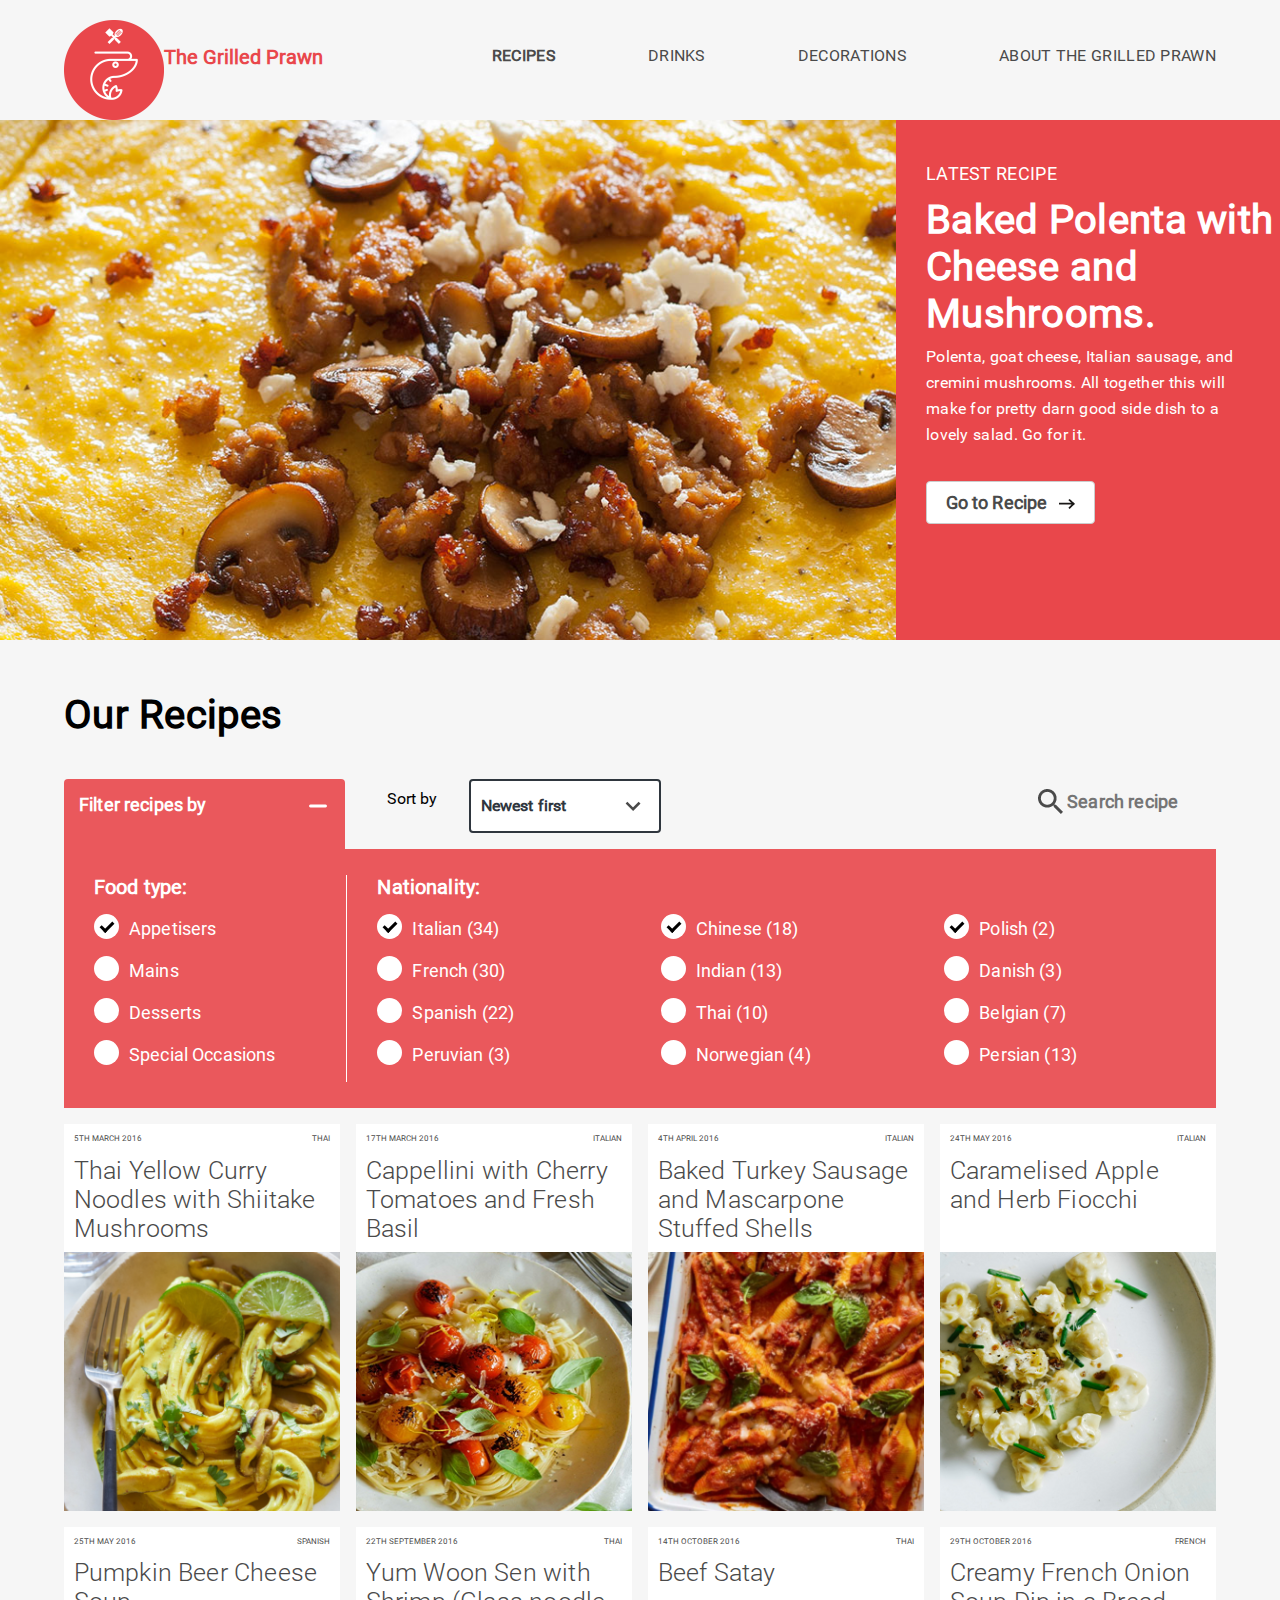
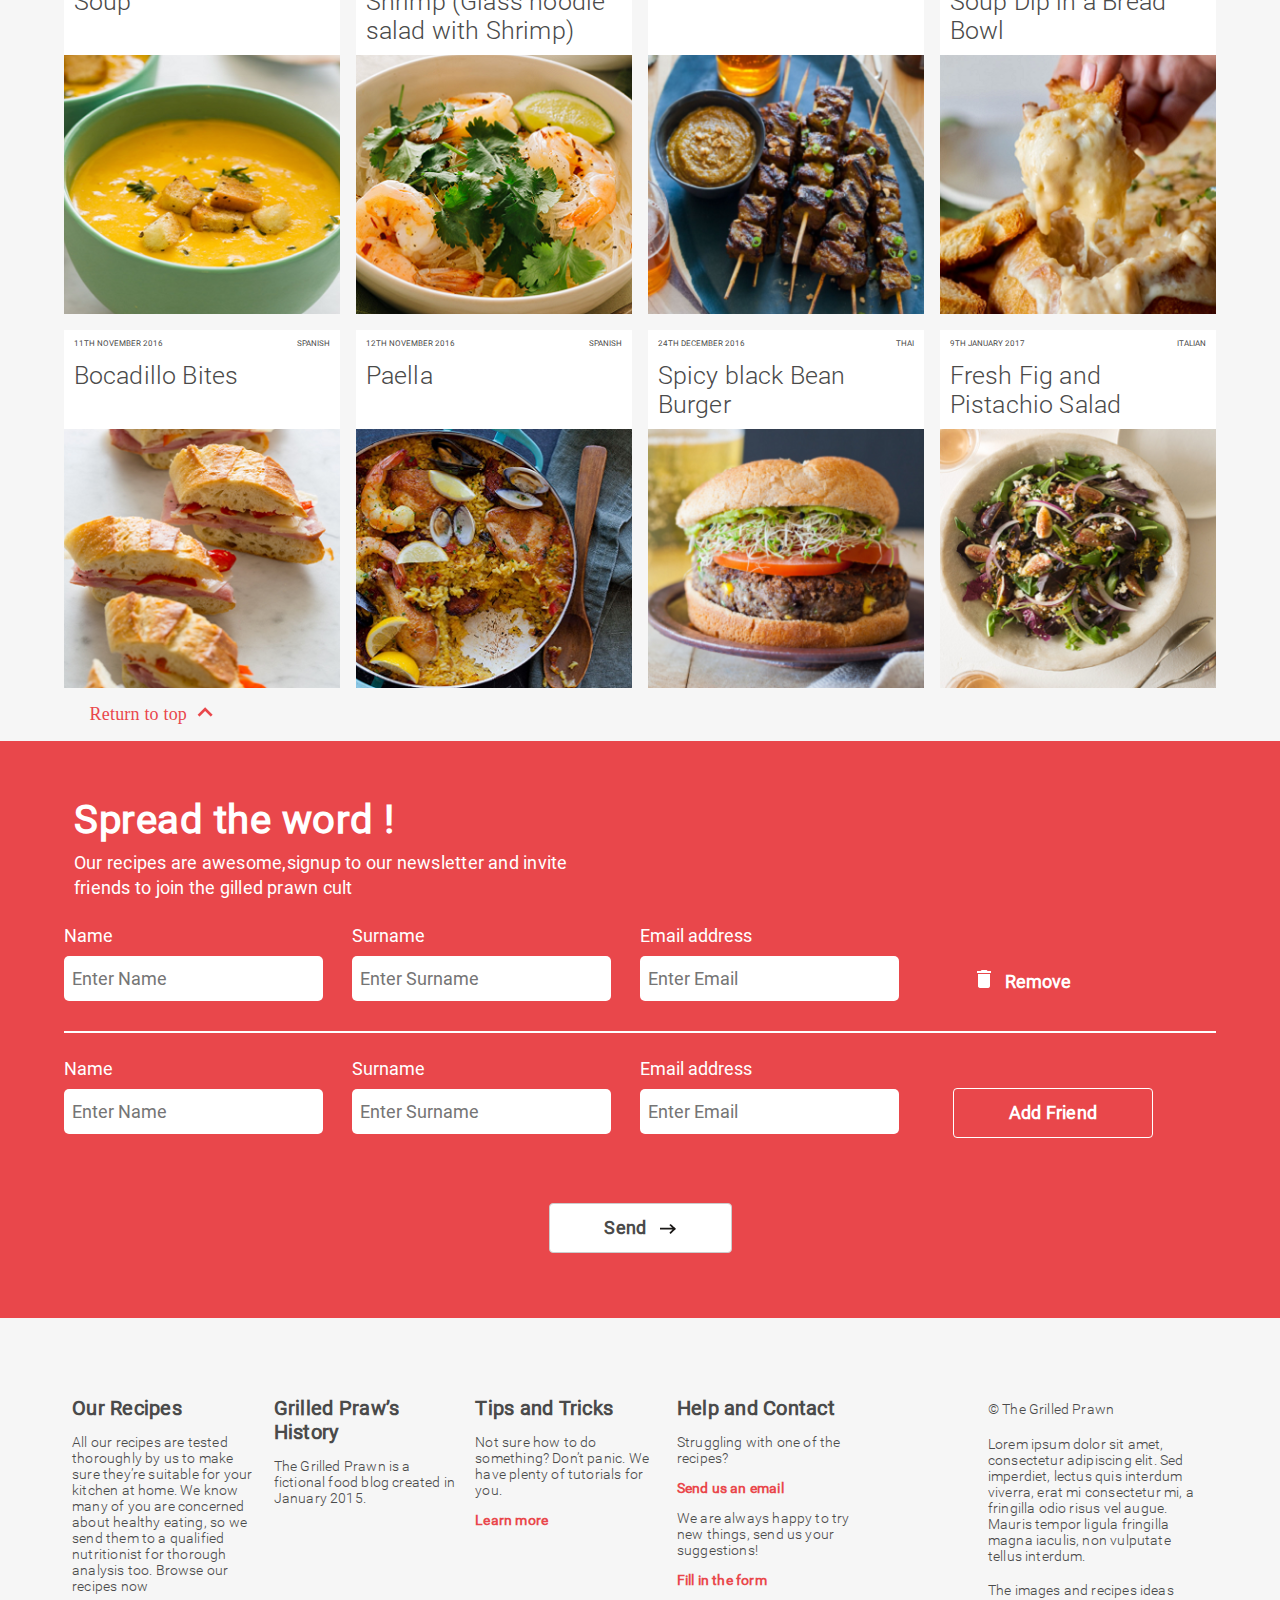
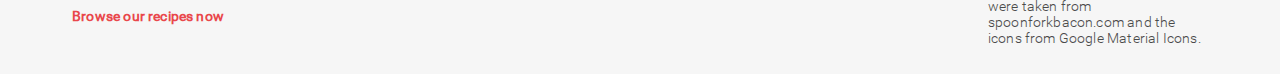
<file: index.html>
<!DOCTYPE html>
<html lang="en">
   <head>
      <meta charset="utf-8">
      <meta http-equiv="X-UA-Compatible" content="IE=edge">
      <title>The Grilled Prawn
      </title>
      <meta name="description" content="">
      <meta name="viewport" content="width=device-width, initial-scale=1">
      <link rel="stylesheet" type="text/css" href="css/style.css">
   </head>
   <body>
      <!-- navigation starts -->
      <header class="navigation">
         <nav class="navigation__navbar">
            <div class="navigation__logo">
                  <img src="images/Bitmap.png" alt="The Grilled Prawn" class="navigation__logoimg">
                  <span class="navigation__heading"> The Grilled Prawn
                  </span>
            </div>
            <ul class="navigation__ul" id="nav" >
               <li class="navigation__li">
                  <a class="navigation__link active">RECIPES
                  </a>
               </li>
               <li class="navigation__li">
                  <a class="navigation__link">DRINKS
                  </a>
               </li>
               <li class="navigation__li">
                  <a class="navigation__link">DECORATIONS
                  </a>
               </li>
               <li class="navigation__li mar--0 ">
                  <a class="navigation__link border--0">ABOUT THE GRILLED PRAWN
                  </a>
               </li>
               <li class="navigation__toggle">
                  <a class="navigation__toggleicon" onclick="navigation()">☰
                  </a>
            </ul>
         </nav>
      </header>
      <!-- navigation ends -->
      <!-- header banner starts  -->
      <div class="header">
         <div class="header__left ">
            <img src="images/bakled-polenta-with-italian-sausage.png" alt="The Grilled Prawn" class="header__bannerimg">
         </div>
         <div class="header__right">
            <h3 class="header__h3">LATEST RECIPE
            </h3>
            <h1 class="header__h1">Baked Polenta with Cheese and Mushrooms.
            </h1>
            <p class="header__p">Polenta, goat cheese, Italian sausage, and cremini mushrooms. All together this will
               make for pretty darn good side dish to a lovely salad. Go for it.
            </p>
            <button class="btn--1 header__btn ">
            Go to Recipe
            <img src="images/right-arrow.png" alt="Go To Recipe"
               class="header__rightarrow">
            </button>
         </div>
      </div>
      <!-- header banner ends  -->
      <!-- Recipe Accordion starts-->
      <div class="accordion">
         <h1 class="accordion__heading">Our Recipes
         </h1>
         <div class="accordion__filter">
            <div class="accordion__col7">
               <div class="accordion__sortby">
                  <span class="accordion__sorttxt">Sort by
                  </span>
                  <select class="accordion__sortbtn" id = "accordion__sortbtn">
                     <option value = "1">Newest first
                     </option>
                     <option value = "2">Oldest first
                     </option>
                  </select>
               </div>
               <div class="accordion__search">
                  <img src="images/search-button.png" class="accordion__searchicon" alt="Search">
                  <input class="accordion__searchtxt" placeholder="Search recipe" size="12" />
               </div>
            </div>
            <div class="accordion__toggle">
               <button class="accordion__togglebtn" id="accordion__togglebtn" onclick="toggleAccordion()">Filter recipes by 
               <img src="images/minus-icon.png" alt="Filter Dropdown"
                  class="accordion__toggleimg" id="accordion__toggleimg">
               </button>
            </div>
         </div>
         <div class="accordion__list" id="filter-accordion-list">
            <div class="accordion__col3 border--right1">
               <h3 class="accordion__h3">Food type:
               </h3>
               <label for="lbl-Appetisers" class="accordion__lbl">Appetisers
               <input id="lbl-Appetisers" class="accordion__chkbox" type="checkbox" checked="checked">
               <span class="accordion__chkmark">
               </span>
               </label>
               <label for="lbl-Mains" class="accordion__lbl">Mains
               <input id="lbl-Mains" class="accordion__chkbox" type="checkbox">
               <span class="accordion__chkmark">
               </span>
               </label>
               <label for="lbl-Desserts" class="accordion__lbl">Desserts
               <input id="lbl-Desserts" class="accordion__chkbox" type="checkbox">
               <span class="accordion__chkmark">
               </span>
               </label>
               <label for="lbl-Special" class="accordion__lbl">Special Occasions
               <input id="lbl-Special" class="accordion__chkbox" type="checkbox">
               <span class="accordion__chkmark">
               </span>
               </label> 
            </div>
            <div class="accordion__col3">
               <h3 class="accordion__h3"> Nationality:
               </h3>
               <label class="accordion__lbl"> Italian (34)
               <input class="accordion__chkbox" type="checkbox" checked="checked">
               <span class="accordion__chkmark">
               </span>
               </label>
               <label class="accordion__lbl"> French (30)
               <input class="accordion__chkbox" type="checkbox">
               <span class="accordion__chkmark">
               </span>
               </label>
               <label class="accordion__lbl">
               Spanish (22)
               <input class="accordion__chkbox" type="checkbox">
               <span class="accordion__chkmark">
               </span>
               </label>
               <label class="accordion__lbl">Peruvian (3)
               <input class="accordion__chkbox" type="checkbox">
               <span class="accordion__chkmark">
               </span>
               </label>
            </div>
            <div class="accordion__col3">
               <h3 class="accordion__h3 hidden">Food type:
               </h3>
               <label class="accordion__lbl"> Chinese (18)
               <input class="accordion__chkbox" type="checkbox" checked="checked">
               <span class="accordion__chkmark">
               </span>
               </label>
               <label class="accordion__lbl">Indian (13)
               <input class="accordion__chkbox" type="checkbox">
               <span class="accordion__chkmark">
               </span>
               </label>
               <label class="accordion__lbl">Thai (10)
               <input class="accordion__chkbox" type="checkbox">
               <span class="accordion__chkmark">
               </span>
               </label>
               <label class="accordion__lbl">Norwegian (4)
               <input class="accordion__chkbox" type="checkbox">
               <span class="accordion__chkmark">
               </span>
               </label>
            </div>
            <div class=" accordion__col3">
               <h3 class="accordion__h3 hidden">Food type:
               </h3>
               <label class="accordion__lbl">Polish (2)
               <input class="accordion__chkbox" type="checkbox" checked="checked">
               <span class="accordion__chkmark">
               </span>
               </label>
               <label class="accordion__lbl"> Danish (3)
               <input class="accordion__chkbox" type="checkbox">
               <span class="accordion__chkmark">
               </span>
               </label>
               <label class="accordion__lbl">Belgian (7)
               <input class="accordion__chkbox" type="checkbox">
               <span class="accordion__chkmark">
               </span>
               </label>
               <label class="accordion__lbl"> Persian (13)
               <input class="accordion__chkbox" type="checkbox">
               <span class="accordion__chkmark">
               </span>
               </label>
            </div>
         </div>
      </div>
      <!-- Recipe Accordion ends-->
      <!-- Recipe Grid starts-->
      <div class="recipe">
         <div class="recipe__card">
            <div class="recipe__upper">
               <span class="recipe__date">5TH MARCH 2016 <span class="recipe__place">THAI
               </span>
               </span>
               <p class="recipe__content">Thai Yellow Curry Noodles with Shiitake Mushrooms
               </p>
            </div>
            <img class="recipe__image" src="images/recipe1.png" alt="Recipe">
         </div>
         <div class="recipe__card">
            <div class="recipe__upper">
               <span class="recipe__date">17TH MARCH 2016   <span class="recipe__place">ITALIAN
               </span>
               </span>
               <p class="recipe__content">Cappellini with Cherry Tomatoes and Fresh Basil
               </p>
            </div>
            <img class="recipe__image" src="images/recipe2.png" alt="Recipe">
         </div>
         <div class="recipe__card">
            <div class="recipe__upper">
               <span class="recipe__date">4TH APRIL 2016 <span class="recipe__place">ITALIAN
               </span>
               </span>
               <p class="recipe__content">Baked Turkey Sausage and Mascarpone Stuffed Shells
               </p>
            </div>
            <img class="recipe__image" src="images/recipe3.png" alt="Recipe">
         </div>
         <div class="recipe__card">
            <div class="recipe__upper">
               <span class="recipe__date">24TH MAY 2016  <span class="recipe__place">ITALIAN
               </span>
               </span>
               <p class="recipe__content">Caramelised Apple and Herb Fiocchi
               </p>
            </div>
            <img class="recipe__image" src="images/recipe4.png" alt="Recipe">
         </div>
         <div class="recipe__card">
            <div class="recipe__upper">
               <span class="recipe__date">25TH MAY 2016 <span class="recipe__place">SPANISH
               </span>
               </span>
               <p class="recipe__content">Pumpkin Beer Cheese Soup
               </p>
            </div>
            <img class="recipe__image" src="images/recipe5.png" alt="Recipe">
         </div>
         <div class="recipe__card">
            <div class="recipe__upper">
               <span class="recipe__date">22TH SEPTEMBER 2016 <span class="recipe__place">THAI
               </span>
               </span>
               <p class="recipe__content">Yum Woon Sen with Shrimp (Glass noodle salad with Shrimp)
               </p>
            </div>
            <img class="recipe__image" src="images/recipe6.png" alt="Recipe">
         </div>
         <div class="recipe__card">
            <div class="recipe__upper">
               <span class="recipe__date">14TH OCTOBER 2016  <span class="recipe__place">THAI
               </span>
               </span>
               <p class="recipe__content">Beef Satay
               </p>
            </div>
            <img class="recipe__image" src="images/recipe7.png" alt="Recipe">
         </div>
         <div class="recipe__card">
            <div class="recipe__upper">
               <span class="recipe__date">29TH OCTOBER 2016  <span class="recipe__place">FRENCH
               </span>
               </span>
               <p class="recipe__content">Creamy French Onion Soup Dip in a Bread Bowl
               </p>
            </div>
            <img class="recipe__image" src="images/recipe8.png" alt="Recipe">
         </div>
         <div class="recipe__card">
            <div class="recipe__upper">
               <span class="recipe__date">11TH NOVEMBER 2016 <span class="recipe__place">SPANISH
               </span>
               </span>
               <p class="recipe__content">Bocadillo Bites
               </p>
            </div>
            <img class="recipe__image" src="images/recipe9.png" alt="Recipe">
         </div>
         <div class="recipe__card">
            <div class="recipe__upper">
               <span class="recipe__date">12TH NOVEMBER 2016  <span class="recipe__place">SPANISH
               </span>
               </span>
               <p class="recipe__content">Paella
               </p>
            </div>
            <img class="recipe__image" src="images/recipe10.png" alt="Recipe">
         </div>
         <div class="recipe__card">
            <div class="recipe__upper">
               <span class="recipe__date">24TH DECEMBER 2016 <span class="recipe__place">THAI
               </span>
               </span>
               <p class="recipe__content">Spicy black Bean Burger
               </p>
            </div>
            <img class="recipe__image" src="images/recipe11.png" alt="Recipe">
         </div>
         <div class="recipe__card">
            <div class="recipe__upper">
               <span class="recipe__date">9TH JANUARY 2017 <span class="recipe__place">ITALIAN
               </span>
               </span>
               <p class="recipe__content">Fresh Fig and Pistachio Salad
               </p>
            </div>
            <img class="recipe__image" src="images/recipe12.png" alt="Recipe">
         </div>
         <a href="#" onclick="returntop()">
            <div class="recipe__topnav">
               <p class="recipe__p">Return to top
               </p>
               <img class="recipe__navimg" src="images/up-arrow.png" alt="up-arrow" />
            </div>
         </a>
      </div>
      <!-- Recipe Grid ends-->
      <!-- Newsletter starts -->
      <div class="newsletter">
         <div class="newsletter__content">
            <div class="newsletter__header">
               <h1 class="newsletter__h1">Spread the word !
               </h1>
               <p class="newsletter__p">Our recipes are awesome,signup to our newsletter and invite friends to join
                  the gilled
                  prawn cult
               </p>
            </div>
            <div class="newsletter__fields">
               <div id="newsletter__record">
               </div>
               <div class="newsletter__element">
                  <label for="newsletter__name" class="newsletter__lbl">Name
                  </label>
                  <input id="newsletter__name" class="newsletter__input" type="text" name="newsletter__name" placeholder="Enter Name">
               </div>
               <div class="newsletter__element">
                  <label for="newsletter__surname" class="newsletter__lbl">Surname
                  </label>
                  <input id="newsletter__surname" class="newsletter__input" type="text" name="newsletter__surname" placeholder="Enter Surname">
               </div>
               <div class="newsletter__element">
                  <label for="newsletter__email" class="newsletter__lbl">Email address 
                  </label>
                  <input id="newsletter__email" class="newsletter__input"  type="text" name="newsletter__email" placeholder="Enter Email">
               </div>
               <div class="newsletter__element" onclick="deleteNewsList(this)" id="delete">
                  <button class="newsletter__delete">
                  <img class="newsletter__imgdel" src="images/delete.png" alt="Delete" />Remove
                  </button>
               </div>
               <hr class="newsletter__hr">
               <form id="newsletter__form">
                  <div class="newsletter__element" >
                     <label for="name" class="newsletter__lbl">Name
                     </label>
                     <input class="newsletter__input" type="text" id="name" name="name" required data-required-message="Name is required."  placeholder="Enter Name">
                  </div>
                  <div class="newsletter__element">
                     <label for="surname" class="newsletter__lbl">Surname
                     </label>
                     <input class="newsletter__input" type="text" id="surname" name="surname" required data-required-message="SurName is required." placeholder="Enter Surname">
                  </div>
                  <div class="newsletter__element">
                     <label for="email" class="newsletter__lbl">Email address 
                     </label>
                     <input class="newsletter__input" type="email" id="email" name="email" required data-required-message="Email is required." data-type-message="Enter a valid email address." placeholder="Enter Email">
                  </div>
                  <div class="newsletter__element">
                     <button class="btn--1 newsletter__addbtn" type="submit" >Add Friend 
                     </button>
                  </div>
                  <div class="newsletter__align">
                     <button class="btn--1 newsletter__sendbtn" id="newsletter__send" onclick="sendNewsList(document.getElementById('name').value,document.getElementById('surname').value,document.getElementById('email').value)" >Send 
                     <img class="newsletter__sendimg" src="images/right-arrow.png" alt="Right Arrow" />
                     </button>
                  </div>
               </form>
               <div id="newsletter__msg" class="newsletter__msg">More than 5 Friends are not allowed 
               </div>
            </div>
         </div>
      </div>
      <!-- Newsletter ends -->
      <!-- footer starts -->
      <footer class="footer">
         <div class="footer__history">
            <div class="footer__col3 padding--1">
               <h3 class="footer__h3">Our Recipes
               </h3>
               <p class="footer__para">All our recipes are tested thoroughly by us to make sure they’re suitable for your kitchen
                  at home. We know many of you are concerned about healthy eating, so we send them to a
                  qualified nutritionist for thorough analysis too.
                  Browse our recipes now
               </p>
               <p class="footer__parared">Browse our recipes now
               </p>
               <hr class="footer__hr">
            </div>
            <div class="footer__col3 padding--1">
               <h3 class="footer__h3">Grilled Praw’s History
               </h3>
               <p class="footer__para">The Grilled Prawn is a fictional food blog created in January 2015.
               </p>
               <hr class="footer__hr">
            </div>
            <div class="footer__col3 padding--1">
               <h3 class="footer__h3">Tips and Tricks
               </h3>
               <p class="footer__para">Not sure how to do something? Don’t panic. We have plenty of tutorials for you.
               </p>
               <p class="footer__parared">Learn more
               </p>
               <hr class="footer__hr">
            </div>
            <div class="footer__col3 padding--1">
               <h3 class="footer__h3">Help and Contact
               </h3>
               <p class="footer__para">
                  Struggling with one of the recipes?
               </p>
               <p class="footer__parared"> Send us an email
               </p>
               <p class="footer__para">We are always happy to try new things, send us your suggestions!
               </p>
               <p class="footer__parared">Fill in the form
               </p>
               <hr class="footer__hr">
            </div>
         </div>
         <div class="footer__right padding--1">
            <p class="footer__para padding--1">
               © The Grilled Prawn 
            <p>
            <p class="footer__para padding--1">
               Lorem ipsum dolor sit amet, consectetur adipiscing elit. Sed imperdiet, lectus quis interdum
               viverra, erat mi consectetur mi, a fringilla odio risus vel augue. Mauris tempor ligula
               fringilla magna iaculis, non vulputate tellus interdum.
            </p>
            <p class="footer__para padding--1">
               The images and recipes ideas were taken from spoonforkbacon.com and the icons from Google
               Material Icons.
            </p>
         </div>
      </footer>
      <!-- footer ends -->
      <script src="js/app.js"></script>
   </body>
</html>
</file>
<file: css/style.css>
/* 
*  TOC:
*  01. webfonts and iconfonts import statements
*  02. common and reusable theme styles
*  03. navigation styles
*  04. header banner styles
*  05. Recipe styles
*  06. Recipe grid styles
*  07. NewsLetter styles
*  08. footer Styles
*
*/
/*  01. webfonts and iconfonts  */
@font-face {font-family: 'Roboto';src:url('fonts/Roboto-Thin.eot');src: url('fonts/Roboto-Thin.eot?#iefix') format('embedded-opentype'),url('fonts/Roboto-Thin.woff2') format('woff2'),url('fonts/Roboto-Thin.woff') format('woff'),url('fonts/Roboto-Thin.ttf') format('truetype'),url('fonts/Roboto-Thin.svg#Roboto') format('svg');font-weight: 100;font-style: normal;}
@font-face {font-family: 'Roboto-Thin';src:  url('fonts/Roboto-Thin.eot');src:  url('fonts/Roboto-Thin.eot?#iefix')format('embedded-opentype'),url('fonts/Roboto-Thin.woff2') format('woff2'),url('fonts/Roboto-Thin.woff') format('woff'),url('fonts/Roboto-Thin.ttf') format('truetype'),url('fonts/Roboto-Thin.svg#Roboto') format('svg');} 
@font-face {font-family: 'Roboto';src:  url('fonts/Roboto-ThinItalic.eot');src:  url('fonts/Roboto-ThinItalic.eot?#iefix') format('embedded-opentype'),url('fonts/Roboto-ThinItalic.woff2') format('woff2'),url('fonts/Roboto-ThinItalic.woff') format('woff'),url('fonts/Roboto-ThinItalic.ttf') format('truetype'),url('fonts/Roboto-ThinItalic.svg#Roboto') format('svg');font-weight: 100;font-style: italic;}
@font-face {font-family: 'Roboto-ThinItalic';src:  url('fonts/Roboto-ThinItalic.eot');src:url('fonts/Roboto-ThinItalic.eot?#iefix') format('embedded-opentype'),url('fonts/Roboto-ThinItalic.woff2') format('woff2'),url('fonts/Roboto-ThinItalic.woff') format('woff'),url('fonts/Roboto-ThinItalic.ttf') format('truetype'),url('fonts/Roboto-ThinItalic.svg#Roboto') format('svg');}
@font-face {font-family: 'Roboto';src:url('fonts/Roboto-Light.eot');src:url('fonts/Roboto-Light.eot?#iefix') format('embedded-opentype'),url('fonts/Roboto-Light.woff2') format('woff2'),url('fonts/Roboto-Light.woff') format('woff'),url('fonts/Roboto-Light.ttf') format('truetype'),url('fonts/Roboto-Light.svg#Roboto') format('svg');font-weight: 300;font-style: normal;}
@font-face {font-family: 'Roboto-Light';src:  url('fonts/Roboto-Light.eot');src:url('fonts/Roboto-Light.eot?#iefix') format('embedded-opentype'),url('fonts/Roboto-Light.woff2') format('woff2'),url('fonts/Roboto-Light.woff') format('woff'),url('fonts/Roboto-Light.ttf') format('truetype'),url('fonts/Roboto-Light.svg#Roboto') format('svg');}
@font-face {font-family: 'Roboto';src:  url('fonts/Roboto-LightItalic.eot');src:  url('fonts/Roboto-LightItalic.eot?#iefix') format('embedded-opentype'),url('fonts/Roboto-LightItalic.woff2') format('woff2'),url('fonts/Roboto-LightItalic.woff') format('woff'),url('fonts/Roboto-LightItalic.ttf') format('truetype'),
url('fonts/Roboto-LightItalic.svg#Roboto') format('svg');font-weight:300;font-style: italic;}
@font-face {font-family: 'Roboto-LightItalic';src:  url('fonts/Roboto-LightItalic.eot');src:  url('fonts/Roboto-LightItalic.eot?#iefix')format('embedded-opentype'),url('fonts/Roboto-LightItalic.woff2') format('woff2'),url('fonts/Roboto-LightItalic.woff') format('woff'),url('fonts/Roboto-LightItalic.ttf') format('truetype'),url('fonts/Roboto-LightItalic.svg#Roboto')format('svg');}
@font-face {font-family: 'Roboto';src:  url('fonts/Roboto-Regular.eot');
src:  url('fonts/Roboto-Regular.eot?#iefix') format('embedded-opentype'),url('fonts/Roboto-Regular.woff2') format('woff2'),url('fonts/Roboto-Regular.woff') format('woff'),url('fonts/Roboto-Regular.ttf') format('truetype'),url('fonts/Roboto-Regular.svg#Roboto') format('svg');font-weight: 400;font-style: normal;}
@font-face {font-family: 'Roboto-Medium';src:url('fonts/Roboto-Medium.eot');src: url('fonts/Roboto-Medium.eot?#iefix') format('embedded-opentype'),url('fonts/Roboto-Medium.woff2') format('woff2'),url('fonts/Roboto-Medium.woff') format('woff'),url('fonts/Roboto-Thin.ttf') format('truetype'),url('fonts/Roboto-Medium.svg#Roboto') format('svg');font-weight: 100;font-style: normal;}
/*   02. common and reusable theme styles */
* {margin: 0px;padding: 0px;box-sizing: border-box;font-family:'Roboto'}
body {overflow-x: hidden;width: 100%;background-color: #f6f6f6}
.btn--1 {width: 200px;padding: 10px 0; border-radius: 5px;text-align: center;letter-spacing: 5px;cursor: pointer;outline: none;font-weight: bold;font-size: 18px;border: 1px solid #ccc}
.invalid {border:3px solid red;color: white}
.error {color: #ddd}
.header, .recipe, .newsletter, .footer, .accordion, .navigation, .navigation__navbar--responsive{clear:both}
.padding--1 {padding: 1%}
.active{font-weight: 700}
.hidden{visibility: hidden}
.border--right1{border-right: 1px solid white;}
.border--0{border-bottom: none}
/*  03. Navigation styles */
.navigation__toggle{display:none}
.navigation {margin: 0 auto;width:90%} 
.navigation__logo{position:relative}
.navigation__logoimg {max-width: 100%;height: auto !important;float: left;margin-top: 1.75%;z-index: 501;}
.navigation__heading {position:absolute;float:right;color: #E9474B;font-size: 20px;margin-top:45px;font-weight: 700;}
.navigation__ul {float: right;margin: 4% 0 0 0;}
.navigation__li {display: inline-block;margin-right: 88px;}
.navigation__link {color: #4A4A4A;text-decoration: none;text-transform: uppercase;font-size: 16px;cursor: pointer;font-family: 'Roboto';letter-spacing: 0.3px;}
.navigation__toggleicon{font-size:15px;}
.mar--0{margin-right:0;}
/*  04. Header Banner Styles */
.header {width: 100%;float:left;position: relative}
.header__rightarrow { position: relative;padding-left: 8px;}
.header__bannerimg{float:left;max-width:100% !important;height:520px;display:block;}
.header__right {float: left;width: 30%;height: 100%;padding-left:30px;background-color: #e9474b;position: absolute;right:0}
.header__btn {width: 169px;border-radius: 4px;background-color: #ffffff;color: #4a4a4a;font-family: Roboto;font-size: 18px;font-weight: 700; letter-spacing: 0.13px;}
.header__h1 {padding: 12px 0 7px 0;color: #fff;font-size: 40px;font-weight: 700;letter-spacing: 0.3px;}
.header__h3 {padding: 43px 0 0 0 ;color: #fff;font-size: 18px;font-weight: 400;font-family: 'Roboto';letter-spacing: 0.3px;}
.header__p {color: #ffffff;font-family: 'Roboto';font-weight: 400;line-height: 26px;letter-spacing: 0.3px;font-size: 16px;padding: 0 23px 33px 0;}
/*  05. Accordion styles */
.accordion__col7 {width: 72%;float: right}
.accordion{width: 90%;margin:0 auto;overflow:hidden}
.accordion__filter{position: relative;}
.accordion__heading {margin: 51px 0 41px 0;font-size: 40px;font-weight: 700;letter-spacing: 0.3px;}
.accordion__list  {width :100%;padding: 26px 0 26px 0;float: left;background:rgba(233, 71, 75, 0.9)}
.accordion__togglebtn {position:relative;width: 87%;border-radius: 4px 4px 0 0;background-color: rgba(233, 71, 75, 0.9);color: #fff;border: 0px;padding: 15px 111px 34px 15px;font-size: 18px;font-weight: 700;letter-spacing: 0.14px; font-family: 'Roboto', sans-serif;text-align: left}
.accordion__toggleimg{ position: absolute;right:15px;}
.accordion__toggle {width: 28%;float: left;}
.accordion__sorttxt{float:left;margin: 10px 10px 0px 0;letter-spacing: 0.14px;}
.accordion__sortbtn {background:url('../images/down-arrow.png') no-repeat 90% 50% #fff; position:relative;float: left;color: #2f363e;font-size: 16px;font-weight: 700;letter-spacing: 0.14px;margin: 0px 0px 0px 21px;padding: 15px 0px 16px 10px;width: 100%;border-radius: 4px;border: 2px solid #2f363e;background-color: #ffffff; height:auto;max-width: 192px;}
.accordion__sortbtn::-ms-expand {	display: none; }
.accordion__sortbtn{-webkit-appearance: none;appearance: none;}
.accordion__sortimg{position: absolute;top:19px;right:18px}
.accordion__search {float : right; padding-top:10px}
.accordion__searchicon {position: relative;width: 25px; }
.accordion__lbl {display: block; position: relative;padding-left: 35px;margin-bottom: 12px;cursor: pointer;font-size: 18px;-webkit-user-select: none;-moz-user-select: none;-ms-user-select: none;user-select: none;color: #fff;-webkit-user-select: none;-moz-user-select: none;-ms-user-select: none;user-select: none;line-height: 30px;letter-spacing: 0.14px;}
.accordion__h3 {color: #fff;font-family: 'Roboto';font-size : 20px;font-weight: 700;letter-spacing: 0.15px;margin-bottom: 15px}
.accordion__chkbox{position: absolute;opacity: 0;cursor: pointer;}
.accordion__chkmark {position: absolute;top: 0;left: 0;height: 25px;width: 25px;background-color: #fff;border-radius: 50%;}
.accordion__chkbox :checked ~ .accordion__chkmark {background-color: #fff;}
.accordion__chkmark:after {content:"";position: absolute;display: none;}
.accordion__chkbox:checked ~ .accordion__chkmark:after {display: block;}
.accordion__lbl .accordion__chkmark:after {left: 9px;top: 5px;width: 5px;height: 10px;border: solid #000;border-width: 0 3px 3px 0;-webkit-transform: rotate(45deg);-ms-transform: rotate(45deg);transform: rotate(45deg)}
.accordion__searchtxt{border:none;font-size: 18px;font-weight: 700;letter-spacing: 0.18px;background:transparent;vertical-align:super}
.accordion__col3{width: 22%;float: left;margin-left: 30px;}
/*  06. Recipe Grid Styles */
.recipe__dateplace{position: relative;}
.recipe__image {max-width: 100%;height: auto;}
.recipe__card { display: flex;-webkit-box-orient: vertical;-webkit-box-direction: normal;-ms-flex-direction: column;flex-direction: column;position: relative;}
.recipe {display: grid;grid-template-columns: repeat(auto-fill, minmax(250px, 1fr));width:90%;margin:0 auto;padding: 1rem 0 1rem 0;grid-gap: 1rem;grid-auto-rows: auto;}
.recipe__upper {padding: 0.75vw;  background: #ffffff;  display: flex;-webkit-box-orient: vertical;-webkit-box-direction: normal;-ms-flex-direction: column;flex-direction: column;-webkit-box-flex: 1;-ms-flex: 1;flex: 1;	}
.recipe__date {font-size: 0.5rem;color:#4A4A4A; float: left;}
.recipe__place {font-size: 0.5rem;color:#4A4A4A; float:right;}
.recipe__content {margin-top: 1vw;color: #4a4a4a;font-family: 'Roboto';font-size: 1.563rem;font-weight: 300;letter-spacing: 0.19px;}
.recipe__topnav{margin-left:2vw}
.recipe__p{color: #e9474b;font-family: "Roboto Medium";font-size: 18px;font-weight: 500;letter-spacing: 0.19px;float:left}
.recipe__navimg{float:left;padding:1.5% 0 0 4%}
/*  07. Newsletter Styles */
.newsletter {padding: 45px 0 0 0;background: #e9474b}
.newsletter__content{width:90%;margin:0 auto}
.newsletter__header {margin: 10px 10px 10px 10px;text-align: left;color: #fff;}
.newsletter__h1 {font-size: 40px;letter-spacing: 0.52px;}
.newsletter__p {width: 504px;line-height: 25px;font-size: 18px;letter-spacing: 0.23px;padding-top:7px;}
.newsletter__fields {width: 100%;margin: 25px 0;}
.newsletter__input {-webkit-appearance: none;-moz-appearance: none;appearance: none;border: 0px;font-size: 18px;padding: 12px 8px;outline: none;border-radius: 5px;width: 90%;box-sizing: border-box;margin-top: 10px;color: #979797;}
.newsletter__lbl {margin-bottom: 10px;color: #fff;font-size: 18px;}
.newsletter__element {width: 25%;float: left;}
.newsletter__delete {background:none;border:none;margin-bottom:39px;margin-top: 45px;margin-left: 35px;color: #fff;font-weight: bold;font-size: 18px;text-align: center;cursor: pointer;padding-left:14px;}
.newsletter__hr { display: block;margin-top: 31px;margin-bottom: 25px;width:100%;margin-right: auto;border-style: inset;height: 1px;border: 1px solid #ffffff;} 	
.newsletter__imgdel{padding-right: 14px;}
.newsletter__align {text-align: center;clear: both}
.newsletter__sendbtn {width: 183px;height: 50px; border-radius: 4px; background-color: #ffffff;margin: 65px auto;letter-spacing: 0.23px;color: #4a4a4a;font-weight : 700;font-size: 18px}
.newsletter__sendimg{padding-left:9px}
.newsletter__addbtn {width: 200px; height: 50px; border-radius: 4px; border: 1px solid #ffffff; color: #fff; background:transparent;margin-top: 30px;margin-left: 25px;letter-spacing: 0.23px;font-size:18px}
.newsletter__msg {display: none;color: #fff;font-size: 18px}
/* 08. Footer styles*/
.footer {padding-top: 45px;width:90%;margin: 0 auto;}
.footer__history {width: 70%;float: left;}
.footer__info{width: 30%;float: right;}
.footer__right{width:21%;float:right}
.footer__h3{color: #4a4a4a;font-size: 20px;font-weight: 700;letter-spacing: 0.26px;margin-bottom: 14px;	}
.footer__para{color: #4a4a4a;font-size: 14px;font-weight: 300;letter-spacing: 0.18px;margin-bottom: 14px;}
.footer__parared{font-size: 14px;font-weight: 700;letter-spacing: 0.18px;color: #e9474b;margin-bottom: 14px;}
.footer__hr{display : none;}
.footer__col3 {width: 25%;float: left;}
/*   Media Queries  */
@media (max-width: 1200px) {
/*   01. Navigation styles */
.navigation__heading{font-size:19px;}
.navigation__li{margin-right: 40px}
/* 02. Header Banner styles*/
.header__right{width:50%}
/*  03. Recipe Grid styles*/
.recipe__content{font-size: 1.36rem}
/* 04. footer styles */
.footer__hr{display : block;}
.footer__right{width:25%}
/* 05. Newletter Styles */
.newsletter__h1{font-size:38px}}
@media (max-width: 992px) {
/*  01. Navigation styles */
.navigation__ul {margin:0}
.navigation__link {display: none;}
.navigation__toggle{display:block}
.navigation__toggleicon {cursor: pointer;display: block; position: absolute;top: 35px;right: 58px; font-size:25px}
.navigation__navbar--responsive .navigation__toggleicon {position: absolute;top: 35px;right: 58px;}
.navigation__navbar--responsive .navigation__link {float: none;display: block;text-align: center;border-bottom: 1px solid black}
.navigation__li { margin: 15px 0 0 0; width: 100%}
/* 02. Header Banner style */
.header__h3{font-size: 16px}
.header__h1{font-size: 37px}
.header__p{font-size: 14px}
/*   03. Accordion styles */
.accordion__h3{font-size:18px}
.accordion__togglebtn{width:39%}
.accordion__col7{width:100%; float:left}
.accordion__sortbtn{width:43%;margin:0;padding: 9px 0 11px 10px}
.accordion__search {float : right; }
.accordion__col3{width:43%}
.accordion__sortimg{position: absolute;top:15px;right:18px }
.accordion__toggle {width: 100%;margin-top:2%;}
.accordion__heading{font-size:38px}
.accordion__searchtxt{font-size:16px}
/*  04. Recipe Grid styles */
.recipe__content{font-size: 1.36rem}
/* 05. Newletter Styles */
.newsletter__h1{font-size:36px}}
@media (max-width: 768px)  {
/* 01. Navigation styles */
.navigation__link {display: none;}
.navigation__toggle{display:block}
.navigation__toggleicon {cursor: pointer;display: block; position: absolute;top: 35px;right: 58px; font-size:25px}
.navigation__navbar--responsive .navigation__toggleicon {position: absolute;top: 35px;right: 58px;}
.navigation__navbar--responsive .navigation__link {float: none;display: block;text-align: center;border-bottom: 1px solid black}
.navigation__li { margin-left: 0px; margin-top: 15px ;float: left; width: 100%;}
/* 02. Header Banner styles */
.recipe__card,.footer__history,.footer__info { width: 100%;}
.header__right{width:50%}
/* .header{margin-top:46px} */
.header__h3{font-size: 15px}
.header__h1{font-size: 34px}
.header__p{font-size: 13px}
/* 03. Accordion styles */
.accordion__togglebtn{ width:50%}
.border--right1{border-right:none;border-bottom: 1px solid white;}
.accordion__col7{width:100%; float:left}
.accordion__sortbtn{width:50%;margin:0}
.accordion__sortimg{position: absolute;top:19px;right:18px }
.hidden{display:none}
.accordion__h3{padding-top:20px}
.accordion__toggle {width: 100%;margin-top:2%}
.accordion__col3{width: 100%;float: left;}
.accordion__list{padding-top:0}
.accordion__heading{font-size:34px}
.accordion__lbl{font-size:16px}
/*   04. Recipe Grid styles */
.recipe__content{font-size:1.2rem}
/*   05. Newsletter styles */
.newsletter__p {width: 100%;}
.newsletter__element {width: 100%;margin: 5px 0;}
.newsletter__fields {margin-top: 10px;}
.newsletter__input {-webkit-appearance: none;-moz-appearance: none;appearance: none;width: 100%;box-sizing: border-box}
.newsletter__delete {width: 100%;margin: 4% 0 2% 0;}
.newsletter__sendbtn {margin-top: 10px;width: 30%;}
.newsletter__addbtn {margin: 0px;width: 100%;margin: 4% 0 2% 0;}
.newsletter__h1{font-size:34px}
/*  06. footer styles */
.footer__right{width:100%}
.footer__hr{display : block;}
.footer{padding:0}
.footer__right{width:100%}
.footer__col3 {width: 100%;}}
@media (max-width: 576px)   { 
/*   01. Navigation styles */
.navigation__heading {font-size:18px}
.navigation__link {display: none;font-size:16px}
.navigation__toggle{display:block}
.navigation__toggleicon {cursor: pointer;display: block; position: absolute;top: 35px;right: 19px; font-size:25px}
.navigation__navbar--responsive .navigation__toggleicon {position: absolute;top: 35px;right: 19px;}
.navigation__navbar--responsive .navigation__link {float: none;display: block;text-align: center;border-bottom: 1px solid black}
.navigation__li { margin-left: 0px; margin-top: 15px ;float: left; width: 100%;}
/*   02. Header Banner styles */
.recipe__card,.footer__history,.footer__info { width: 100%;}
.header__right {width:100%;position:relative}
.header__bannerimg{height:auto}
.header__h3{font-size: 13px}
.header__h1{font-size: 32px}
.header__p{font-size: 12px}
.header__btn{font-size: 13px}
/*  03. Accordion styles */
.accordion__togglebtn{width:100%}
.accordion__lbl{font-size:14px}
.accordion__list{padding-top:0}
.border--right1{border-right:none;border-bottom: 1px solid white;}
.accordion__sortbtn{width:43%;margin:0;padding: 9px 0 11px 10px}
.accordion__col3{width:100%}
.accordion__sortimg{position: absolute;top:15px;right:18px }
.accordion__search {float : left; }
.accordion__toggle {width: 100%;margin-top:2%}
.accordion__col3{width: 100%;float: left;margin-right: 40px;}
.accordion__heading{font-size:32px}
.accordion__h3{font-size:16px}
/* 04.Recipe Grid styles */
.recipe__content{font-size: 1.36rem}
.accordion__col7{width:100%; float:left}
.recipe__content{padding:9px;font-size:1.2rem}
.recipe__card{width:100%;margin:0}
/*  05. Newsletter styles */
.newsletter__p {width: 100%;font-size:14px}
.newsletter__element {width: 100%;margin: 5px 0;}
.newsletter__fields {margin-top: 10px;}
.newsletter__input {-webkit-appearance: none;-moz-appearance: none;appearance: none;width: 100%;box-sizing: border-box}
.newsletter__delete {width: 100%;margin-top:4%}
.newsletter__sendbtn {margin-top: 10px;width: 100%;}
.newsletter__addbtn {margin: 0px;width: 100%;margin: 4% 0 2% 0;}
.newsletter__h1{font-size:32px}
.newsletter__lbl{font-size:14px}
.newsletter__input{font-size:16px}
/* 06. footer styles */
.footer__right{width:100%}
.footer__hr{display : block;}
.footer{padding:0}
.footer__right{width:100%}}
</file>
